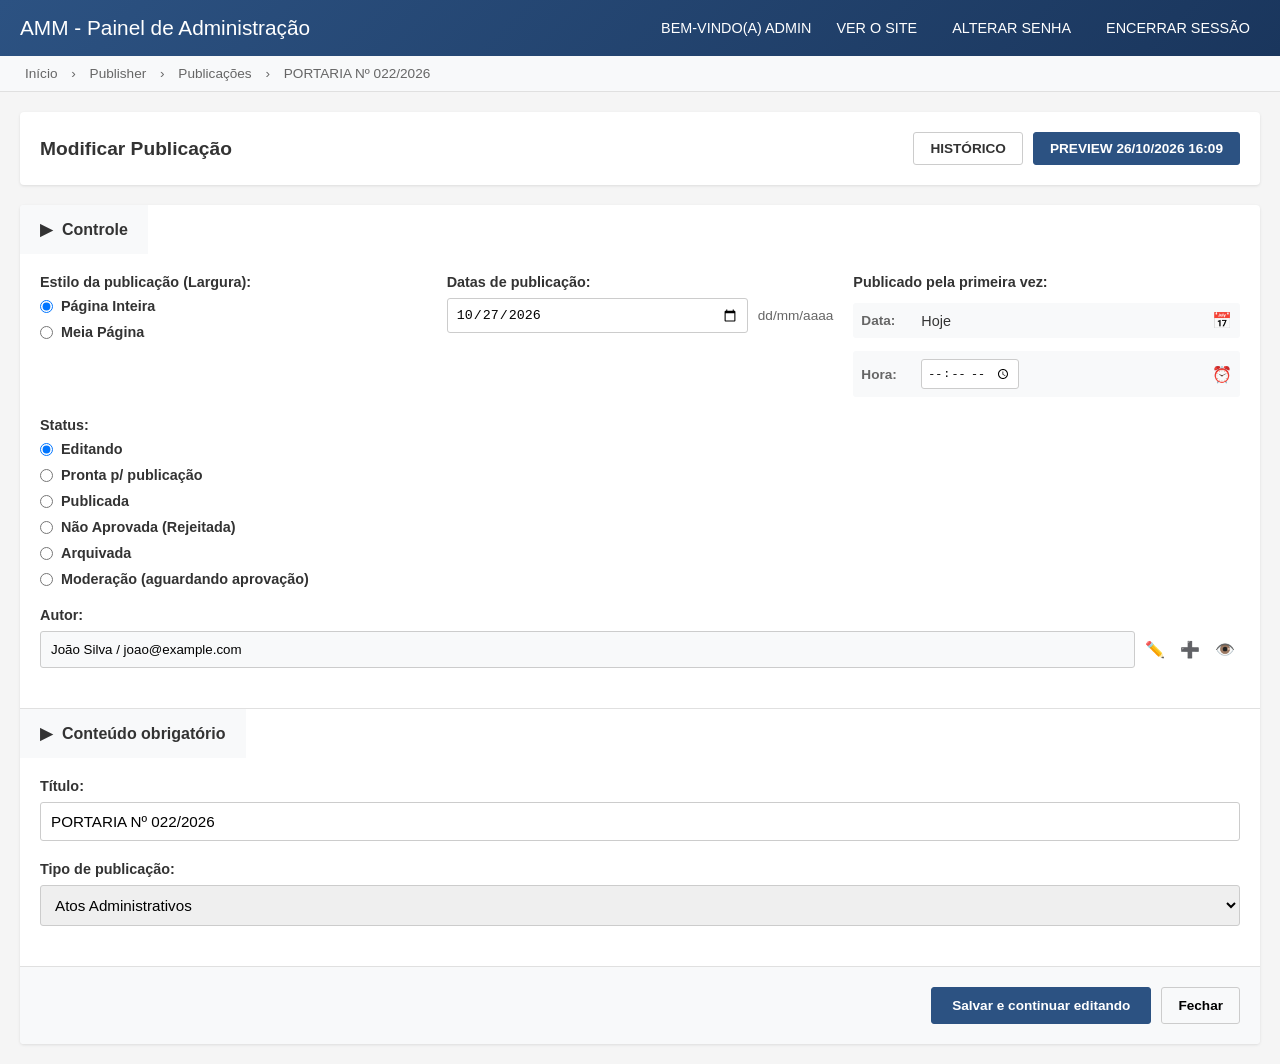
<file: admin.html>
<!DOCTYPE html>
<html lang="pt-BR">
<head>
    <meta charset="UTF-8">
    <meta name="viewport" content="width=device-width, initial-scale=1.0">
    <title>Painel de Administração - Publicações</title>
    <link rel="stylesheet" href="admin-style.css">
</head>
<body>
    <div class="admin-wrapper">
        <!-- Header Dark -->
        <header class="admin-header-dark">
            <div class="header-content">
                <h1>AMM - Painel de Administração</h1>
                <div class="header-links">
                    <span>BEM-VINDO(A) ADMIN</span>
                    <a href="#">VER O SITE</a>
                    <a href="#">ALTERAR SENHA</a>
                    <a href="#">ENCERRAR SESSÃO</a>
                </div>
            </div>
        </header>

        <!-- Breadcrumb -->
        <nav class="breadcrumb-nav">
            <span>Início</span>
            <span>›</span>
            <span>Publisher</span>
            <span>›</span>
            <span>Publicações</span>
            <span>›</span>
            <span>PORTARIA Nº 022/2026</span>
        </nav>

        <div class="container">
            <!-- Main Content -->
            <main class="main-content">
                <!-- Form Header -->
                <div class="form-header">
                    <h2>Modificar Publicação</h2>
                    <div class="button-group">
                        <button class="btn btn-history">HISTÓRICO</button>
                        <button class="btn btn-preview">PREVIEW 26/10/2026 16:09</button>
                    </div>
                </div>

                <!-- Form -->
                <form id="publicacaoForm" class="publication-form">
                    <!-- Seção: Controle -->
                    <fieldset class="fieldset">
                        <legend class="legend">
                            <span class="legend-toggle">▶</span>
                            Controle
                        </legend>

                        <div class="fieldset-content">
                            <!-- Estilo da publicação -->
                            <div class="form-row">
                                <div class="form-group">
                                    <label>Estilo da publicação (Largura):</label>
                                    <div class="radio-group">
                                        <label class="radio-label">
                                            <input type="radio" name="estilo" value="pagina_intera" checked>
                                            Página Inteira
                                        </label>
                                        <label class="radio-label">
                                            <input type="radio" name="estilo" value="meia_pagina">
                                            Meia Página
                                        </label>
                                    </div>
                                </div>

                                <div class="form-group">
                                    <label>Datas de publicação:</label>
                                    <div class="date-time-group">
                                        <input type="date" id="dataPub" value="2026-10-27" class="date-input">
                                        <span class="date-format">dd/mm/aaaa</span>
                                    </div>
                                </div>

                                <div class="form-group">
                                    <label>Publicado pela primeira vez:</label>
                                    <div class="date-section">
                                        <span class="date-label">Data:</span>
                                        <span class="date-value">Hoje</span>
                                        <span class="calendar-icon">📅</span>
                                    </div>
                                    <div class="time-section">
                                        <span class="time-label">Hora:</span>
                                        <input type="time" id="horaPub" class="time-input" placeholder="Agora">
                                        <span class="clock-icon">⏰</span>
                                    </div>
                                </div>
                            </div>

                            <!-- Status -->
                            <div class="form-group full-width">
                                <label>Status:</label>
                                <div class="status-group">
                                    <label class="radio-label">
                                        <input type="radio" name="status" value="edicao" checked>
                                        Editando
                                    </label>
                                    <label class="radio-label">
                                        <input type="radio" name="status" value="pronta">
                                        Pronta p/ publicação
                                    </label>
                                    <label class="radio-label">
                                        <input type="radio" name="status" value="publicada">
                                        Publicada
                                    </label>
                                    <label class="radio-label">
                                        <input type="radio" name="status" value="nao_aprovada">
                                        Não Aprovada (Rejeitada)
                                    </label>
                                    <label class="radio-label">
                                        <input type="radio" name="status" value="arquivada">
                                        Arquivada
                                    </label>
                                    <label class="radio-label">
                                        <input type="radio" name="status" value="moderacao">
                                        Moderação (aguardando aprovação)
                                    </label>
                                </div>
                            </div>

                            <!-- Autor -->
                            <div class="form-group full-width">
                                <label>Autor:</label>
                                <div class="author-field">
                                    <input type="text" id="nomeAutor" value="João Silva / joao@example.com" readonly class="author-input">
                                    <button type="button" class="btn-icon">✏️</button>
                                    <button type="button" class="btn-icon">➕</button>
                                    <button type="button" class="btn-icon">👁️</button>
                                </div>
                            </div>
                        </div>
                    </fieldset>

                    <!-- Seção: Conteúdo obrigatório -->
                    <fieldset class="fieldset">
                        <legend class="legend">
                            <span class="legend-toggle">▶</span>
                            Conteúdo obrigatório
                        </legend>

                        <div class="fieldset-content">
                            <!-- Título -->
                            <div class="form-group full-width">
                                <label>Título:</label>
                                <input type="text" id="titulo" value="PORTARIA Nº 022/2026" class="form-control full-width">
                            </div>

                            <!-- Tipo de publicação -->
                            <div class="form-group full-width">
                                <label>Tipo de publicação:</label>
                                <select id="tipo" class="form-control">
                                    <option>Atos Administrativos</option>
                                    <option>Licitações</option>
                                    <option>Editais</option>
                                </select>
                            </div>
                        </div>
                    </fieldset>

                    <!-- Botões de Ação -->
                    <div class="form-actions">
                        <button type="button" class="btn btn-save" onclick="salvarPublicacao()">Salvar e continuar editando</button>
                        <button type="button" class="btn btn-close">Fechar</button>
                    </div>
                </form>

                <!-- Confirmation Modal -->
                <div id="confirmModal" class="modal hidden">
                    <div class="modal-content">
                        <h2>Confirmar Rejeição</h2>
                        <p>Você tem certeza que deseja rejeitar esta publicação?</p>
                        <p id="confirmTitle"></p>
                        <p style="font-size: 0.9em; color: #666; margin-top: 15px;">
                            Um e-mail será enviado para o autor informando a rejeição.
                        </p>
                        <div class="modal-actions">
                            <button class="btn btn-secondary" onclick="closeConfirmModal()">Cancelar</button>
                            <button class="btn btn-danger" onclick="confirmarRejeicao()">Sim, Rejeitar</button>
                        </div>
                    </div>
                </div>

                <!-- Success Modal -->
                <div id="successModal" class="modal hidden">
                    <div class="modal-content">
                        <h2>✅ Operação Concluída</h2>
                        <p id="successMessage"></p>
                        <div class="modal-actions">
                            <button class="btn btn-primary" onclick="closeSuccessModal()">Ok</button>
                        </div>
                    </div>
                </div>
            </main>
        </div>
    </div>

    <script src="admin-script.js"></script>
</body>
</html>
</file>
<file: admin-style.css>
* {
    margin: 0;
    padding: 0;
    box-sizing: border-box;
}

body {
    font-family: 'Segoe UI', Roboto, 'Helvetica Neue', Arial, sans-serif;
    background: #f5f5f5;
    color: #333;
}

/* Header Dark */
.admin-header-dark {
    background: linear-gradient(135deg, #2c5282 0%, #1a365d 100%);
    color: white;
    padding: 15px 20px;
    box-shadow: 0 2px 10px rgba(0, 0, 0, 0.1);
}

.header-content {
    max-width: 1400px;
    margin: 0 auto;
    display: flex;
    justify-content: space-between;
    align-items: center;
}

.header-content h1 {
    font-size: 1.3em;
    font-weight: 500;
}

.header-links {
    display: flex;
    gap: 15px;
    font-size: 0.9em;
    align-items: center;
}

.header-links a {
    color: white;
    text-decoration: none;
    padding: 5px 10px;
    border-radius: 3px;
    transition: background 0.2s;
}

.header-links a:hover {
    background: rgba(255, 255, 255, 0.1);
}

/* Breadcrumb */
.breadcrumb-nav {
    background: #f8f9fa;
    padding: 10px 20px;
    font-size: 0.85em;
    color: #666;
    border-bottom: 1px solid #e0e0e0;
}

.breadcrumb-nav span {
    margin: 0 5px;
}

/* Container */
.container {
    max-width: 1400px;
    margin: 0 auto;
    padding: 20px;
}

/* Form Header */
.form-header {
    background: white;
    padding: 20px;
    border-radius: 4px;
    margin-bottom: 20px;
    display: flex;
    justify-content: space-between;
    align-items: center;
    box-shadow: 0 1px 3px rgba(0, 0, 0, 0.1);
}

.form-header h2 {
    font-size: 1.2em;
    color: #333;
}

.button-group {
    display: flex;
    gap: 10px;
}

.btn {
    padding: 8px 16px;
    border: 1px solid #ccc;
    background: #f8f9fa;
    border-radius: 3px;
    cursor: pointer;
    font-size: 0.85em;
    font-weight: 600;
    transition: all 0.2s;
}

.btn:hover {
    background: #e9ecef;
    border-color: #aaa;
}

.btn-history {
    background: white;
    color: #333;
}

.btn-preview {
    background: #2c5282;
    color: white;
    border-color: #2c5282;
}

.btn-preview:hover {
    background: #1a365d;
}

.btn-save {
    background: #2c5282;
    color: white;
    border-color: #2c5282;
    padding: 10px 20px;
}

.btn-save:hover {
    background: #1a365d;
}

.btn-secondary {
    background: #f8f9fa;
    color: #333;
}

.btn-danger {
    background: #dc3545;
    color: white;
    border-color: #dc3545;
}

.btn-danger:hover {
    background: #c82333;
}

.btn-primary {
    background: #2c5282;
    color: white;
    border-color: #2c5282;
}

.btn-icon {
    background: none;
    border: none;
    cursor: pointer;
    font-size: 1em;
    padding: 5px;
    transition: transform 0.2s;
}

.btn-icon:hover {
    transform: scale(1.1);
}

/* Publication Form */
.publication-form {
    background: white;
    border-radius: 4px;
    box-shadow: 0 1px 3px rgba(0, 0, 0, 0.1);
    overflow: hidden;
}

/* Fieldset */
.fieldset {
    border: none;
    border-bottom: 1px solid #e0e0e0;
    margin: 0;
    padding: 0;
}

.fieldset:last-of-type {
    border-bottom: none;
}

.legend {
    background: #f8f9fa;
    padding: 15px 20px;
    display: flex;
    align-items: center;
    gap: 10px;
    cursor: pointer;
    font-weight: 600;
    color: #333;
    user-select: none;
    transition: background 0.2s;
}

.legend:hover {
    background: #e9ecef;
}

.legend-toggle {
    display: inline-block;
    transition: transform 0.2s;
}

.legend.collapsed .legend-toggle {
    transform: rotate(-90deg);
}

.fieldset-content {
    padding: 20px;
}

.fieldset.collapsed .fieldset-content {
    display: none;
}

/* Form Groups */
.form-group {
    margin-bottom: 20px;
    display: flex;
    flex-direction: column;
    gap: 8px;
}

.form-group.full-width {
    width: 100%;
}

.form-row {
    display: grid;
    grid-template-columns: 1fr 1fr 1fr;
    gap: 20px;
}

.form-group label {
    font-weight: 600;
    color: #333;
    font-size: 0.9em;
}

.form-control {
    padding: 10px;
    border: 1px solid #ccc;
    border-radius: 3px;
    font-size: 0.95em;
    font-family: inherit;
}

.form-control:focus {
    outline: none;
    border-color: #2c5282;
    box-shadow: 0 0 0 2px rgba(44, 82, 130, 0.1);
}

.form-control.full-width {
    width: 100%;
}

/* Radio Groups */
.radio-group,
.status-group {
    display: flex;
    flex-direction: column;
    gap: 10px;
}

.radio-label {
    display: flex;
    align-items: center;
    gap: 8px;
    cursor: pointer;
    font-weight: normal;
    font-size: 0.95em;
}

.radio-label input[type="radio"] {
    cursor: pointer;
}

/* Date/Time */
.date-time-group {
    display: flex;
    gap: 10px;
    align-items: center;
}

.date-input {
    padding: 8px;
    border: 1px solid #ccc;
    border-radius: 3px;
    flex: 1;
}

.date-format {
    font-size: 0.85em;
    color: #666;
}

.date-section,
.time-section {
    display: flex;
    gap: 10px;
    align-items: center;
    padding: 8px;
    background: #f8f9fa;
    border-radius: 3px;
    margin-top: 5px;
}

.date-label,
.time-label {
    font-weight: 600;
    font-size: 0.85em;
    color: #666;
    min-width: 50px;
}

.date-value {
    font-size: 0.9em;
    color: #333;
}

.calendar-icon,
.clock-icon {
    margin-left: auto;
    font-size: 1em;
}

.time-input {
    padding: 5px;
    border: 1px solid #ccc;
    border-radius: 3px;
    font-size: 0.9em;
}

/* Author Field */
.author-field {
    display: flex;
    gap: 5px;
    align-items: center;
}

.author-input {
    flex: 1;
    padding: 10px;
    border: 1px solid #ccc;
    border-radius: 3px;
    background: #f8f9fa;
}

/* Form Actions */
.form-actions {
    padding: 20px;
    background: #f8f9fa;
    border-top: 1px solid #e0e0e0;
    display: flex;
    gap: 10px;
    justify-content: flex-end;
}

/* Modal */
.modal {
    display: none;
    position: fixed;
    z-index: 1000;
    left: 0;
    top: 0;
    width: 100%;
    height: 100%;
    background: rgba(0, 0, 0, 0.5);
    align-items: center;
    justify-content: center;
}

.modal.show {
    display: flex;
}

.modal.hidden {
    display: none;
}

.modal-content {
    background: white;
    border-radius: 6px;
    padding: 30px;
    max-width: 500px;
    width: 90%;
    box-shadow: 0 10px 40px rgba(0, 0, 0, 0.3);
    animation: slideIn 0.3s ease;
}

.modal-content h2 {
    margin-bottom: 20px;
    color: #333;
    font-size: 1.2em;
}

.modal-content p {
    margin-bottom: 10px;
    color: #666;
    line-height: 1.6;
}

.modal-actions {
    display: flex;
    gap: 10px;
    justify-content: flex-end;
    margin-top: 25px;
}

/* Animations */
@keyframes slideIn {
    from {
        transform: translateY(-30px);
        opacity: 0;
    }
    to {
        transform: translateY(0);
        opacity: 1;
    }
}

/* Responsive */
@media (max-width: 768px) {
    .form-row {
        grid-template-columns: 1fr;
    }

    .header-content {
        flex-direction: column;
        gap: 10px;
        align-items: flex-start;
    }

    .form-header {
        flex-direction: column;
        gap: 15px;
        align-items: flex-start;
    }
}
</file>
